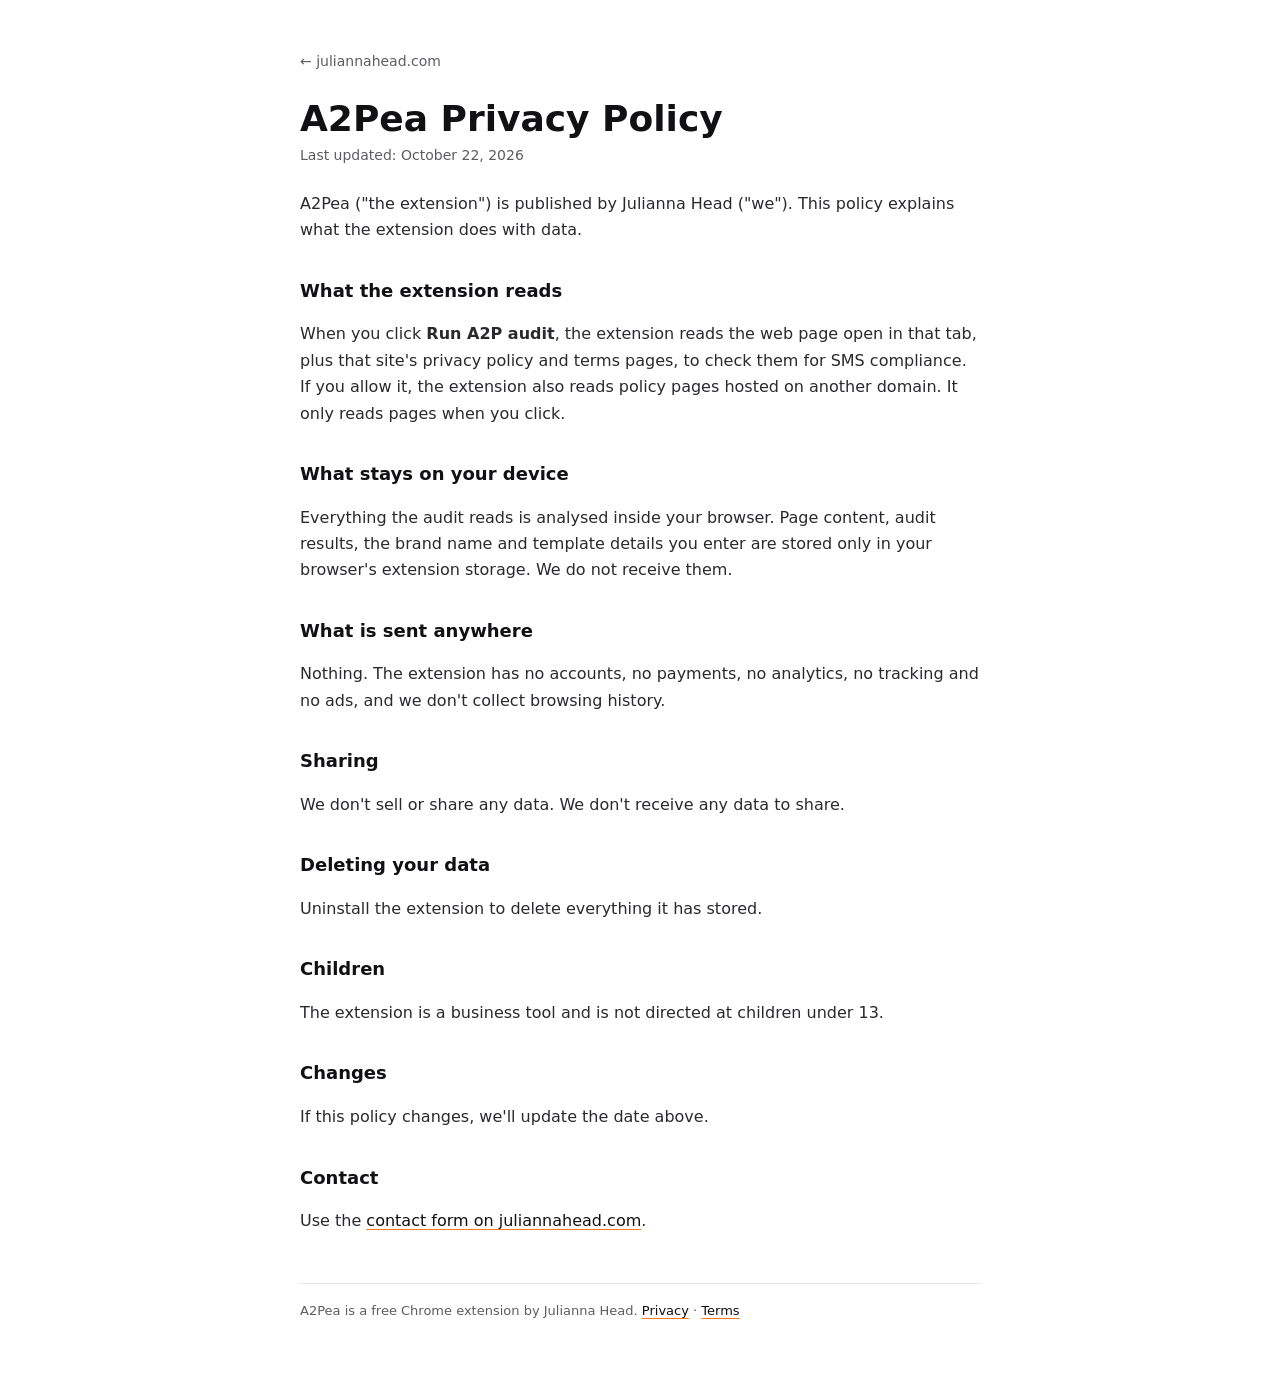
<file: a2pea/privacy/index.html>
<!doctype html>
<html lang="en">
<head>
  <meta charset="utf-8" />
  <meta name="viewport" content="width=device-width, initial-scale=1" />
  <title>Privacy Policy | A2Pea</title>
  <meta name="description" content="How the A2Pea Chrome extension handles data: everything stays in your browser." />
  <link rel="canonical" href="https://juliannahead.com/a2pea/privacy/" />
  <link rel="icon" href="/favicon.svg" type="image/svg+xml" />
  <style>
    :root { --ink:#111113; --grey:#5c5c63; --line:#e6e6e8; --accent:#ff7a1a; }
    * { box-sizing: border-box; }
    body { margin: 0; background: #fff; color: var(--ink); font: 16px/1.65 "Inter", system-ui, -apple-system, "Segoe UI", sans-serif; }
    main { max-width: 720px; margin: 0 auto; padding: 48px 20px 72px; }
    .back { font-size: 14px; color: var(--grey); text-decoration: none; }
    .back:hover { color: var(--accent); }
    h1 { font-size: clamp(28px, 5vw, 36px); line-height: 1.15; margin: 24px 0 4px; }
    h2 { font-size: 18px; margin: 32px 0 6px; }
    p, li { color: #2a2a2e; }
    ul { padding-left: 20px; }
    .updated { color: var(--grey); font-size: 14px; margin: 0 0 24px; }
    a { color: var(--ink); text-decoration-color: var(--accent); text-underline-offset: 3px; }
    a:hover { color: var(--accent); }
    ::selection { background: var(--accent); color: #fff; }
    footer { border-top: 1px solid var(--line); margin-top: 48px; padding-top: 16px; font-size: 13px; color: var(--grey); }
  </style>
</head>
<body>
  <main>
    <a class="back" href="/">← juliannahead.com</a>
    <h1>A2Pea Privacy Policy</h1>
    <p class="updated">Last updated: October 22, 2026</p>
    <article>
      <p>A2Pea ("the extension") is published by Julianna Head ("we"). This policy explains what the extension does with data.</p>
      <h2>What the extension reads</h2>
      <p>When you click <strong>Run A2P audit</strong>, the extension reads the web page open in that tab, plus that site's privacy policy and terms pages, to check them for SMS compliance. If you allow it, the extension also reads policy pages hosted on another domain. It only reads pages when you click.</p>
      <h2>What stays on your device</h2>
      <p>Everything the audit reads is analysed inside your browser. Page content, audit results, the brand name and template details you enter are stored only in your browser's extension storage. We do not receive them.</p>
      <h2>What is sent anywhere</h2>
      <p>Nothing. The extension has no accounts, no payments, no analytics, no tracking and no ads, and we don't collect browsing history.</p>
      <h2>Sharing</h2>
      <p>We don't sell or share any data. We don't receive any data to share.</p>
      <h2>Deleting your data</h2>
      <p>Uninstall the extension to delete everything it has stored.</p>
      <h2>Children</h2>
      <p>The extension is a business tool and is not directed at children under 13.</p>
      <h2>Changes</h2>
      <p>If this policy changes, we'll update the date above.</p>
      <h2>Contact</h2>
      <p>Use the <a href="/#contact">contact form on juliannahead.com</a>.</p>
    </article>
    <footer>A2Pea is a free Chrome extension by Julianna Head. <a href="/a2pea/privacy/">Privacy</a> · <a href="/a2pea/terms/">Terms</a></footer>
  </main>
</body>
</html>
</file>
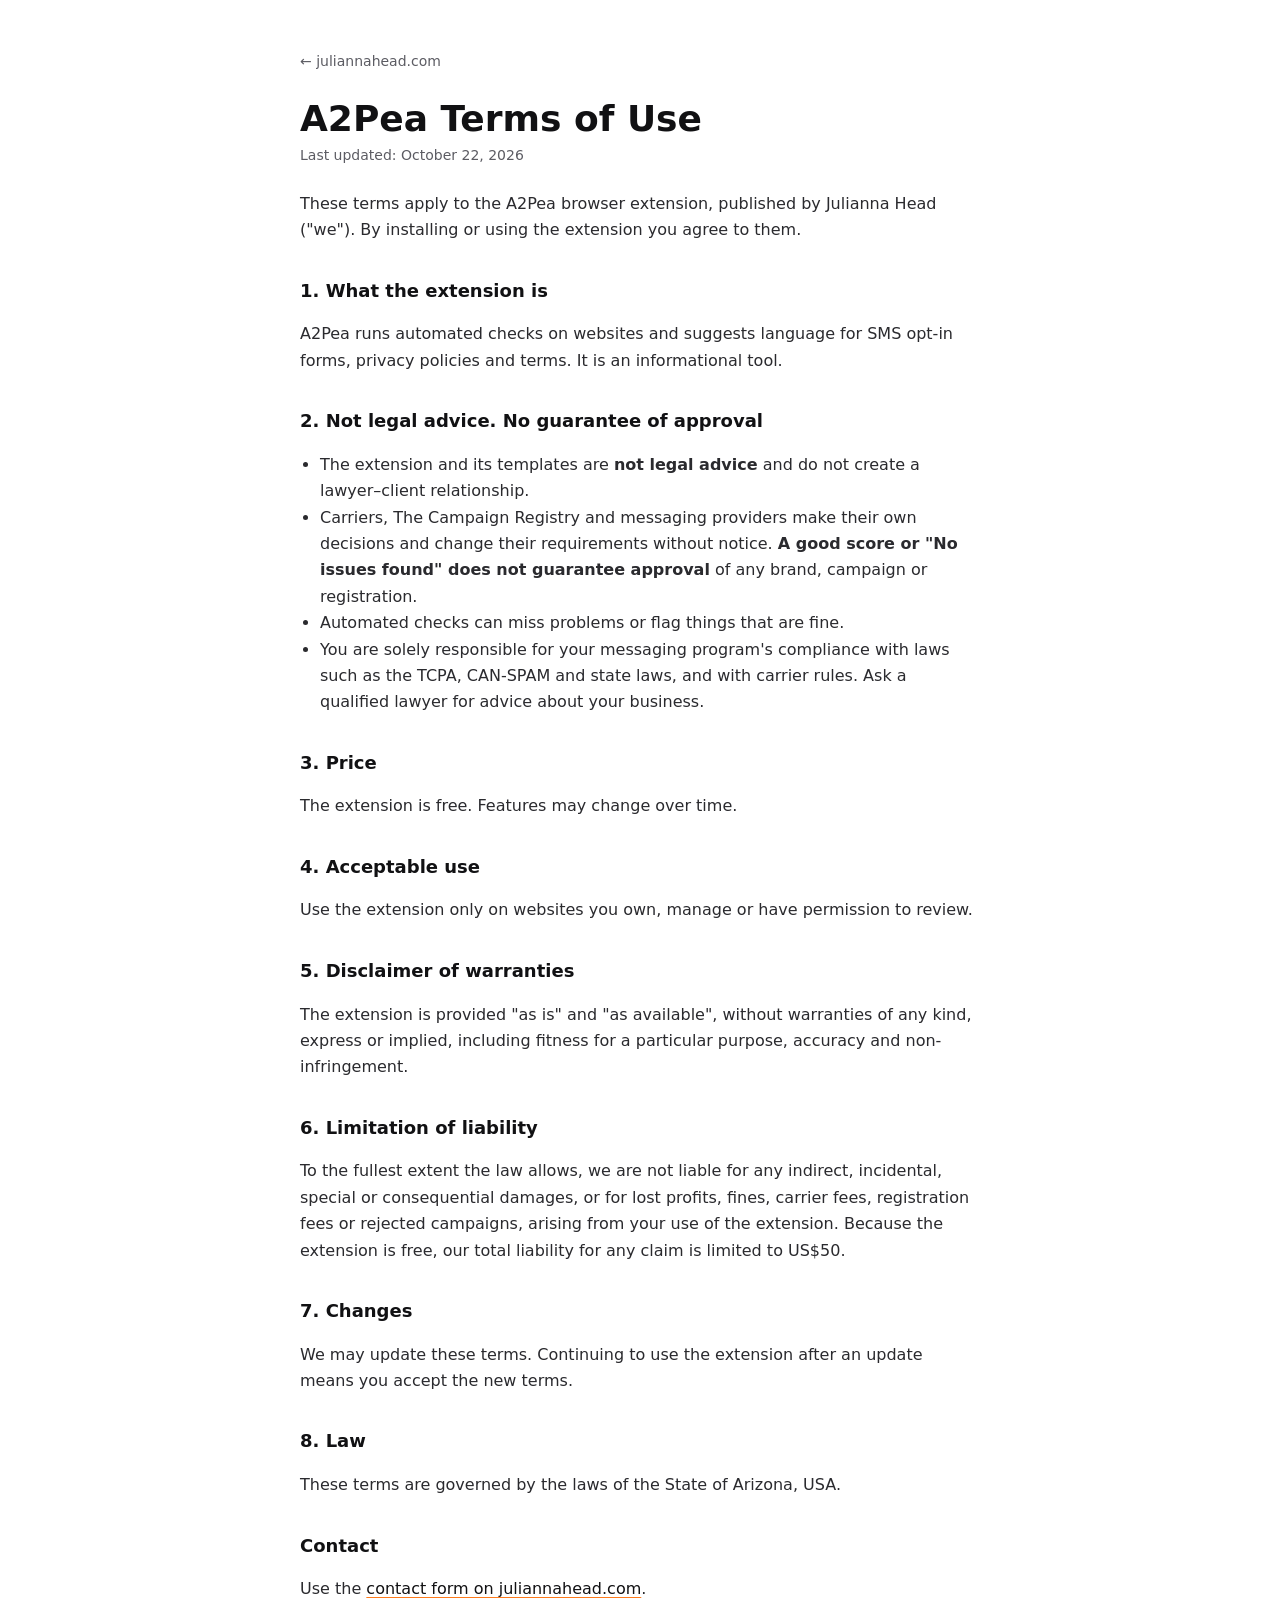
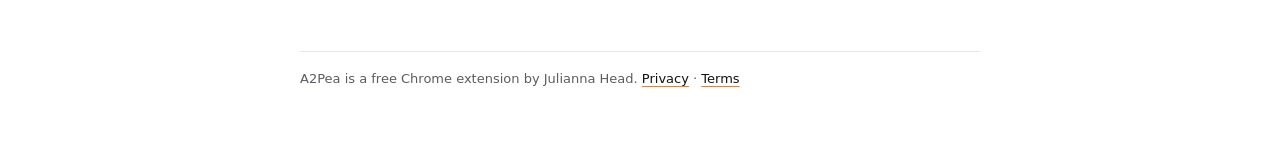
<file: a2pea/terms/index.html>
<!doctype html>
<html lang="en">
<head>
  <meta charset="utf-8" />
  <meta name="viewport" content="width=device-width, initial-scale=1" />
  <title>Terms of Use | A2Pea</title>
  <meta name="description" content="Terms of use for the free A2Pea Chrome extension." />
  <link rel="canonical" href="https://juliannahead.com/a2pea/terms/" />
  <link rel="icon" href="/favicon.svg" type="image/svg+xml" />
  <style>
    :root { --ink:#111113; --grey:#5c5c63; --line:#e6e6e8; --accent:#ff7a1a; }
    * { box-sizing: border-box; }
    body { margin: 0; background: #fff; color: var(--ink); font: 16px/1.65 "Inter", system-ui, -apple-system, "Segoe UI", sans-serif; }
    main { max-width: 720px; margin: 0 auto; padding: 48px 20px 72px; }
    .back { font-size: 14px; color: var(--grey); text-decoration: none; }
    .back:hover { color: var(--accent); }
    h1 { font-size: clamp(28px, 5vw, 36px); line-height: 1.15; margin: 24px 0 4px; }
    h2 { font-size: 18px; margin: 32px 0 6px; }
    p, li { color: #2a2a2e; }
    ul { padding-left: 20px; }
    .updated { color: var(--grey); font-size: 14px; margin: 0 0 24px; }
    a { color: var(--ink); text-decoration-color: var(--accent); text-underline-offset: 3px; }
    a:hover { color: var(--accent); }
    ::selection { background: var(--accent); color: #fff; }
    footer { border-top: 1px solid var(--line); margin-top: 48px; padding-top: 16px; font-size: 13px; color: var(--grey); }
  </style>
</head>
<body>
  <main>
    <a class="back" href="/">← juliannahead.com</a>
    <h1>A2Pea Terms of Use</h1>
    <p class="updated">Last updated: October 22, 2026</p>
    <article>
      <p>These terms apply to the A2Pea browser extension, published by Julianna Head ("we"). By installing or using the extension you agree to them.</p>
      <h2>1. What the extension is</h2>
      <p>A2Pea runs automated checks on websites and suggests language for SMS opt-in forms, privacy policies and terms. It is an informational tool.</p>
      <h2>2. Not legal advice. No guarantee of approval</h2>
      <ul>
        <li>The extension and its templates are <strong>not legal advice</strong> and do not create a lawyer–client relationship.</li>
        <li>Carriers, The Campaign Registry and messaging providers make their own decisions and change their requirements without notice. <strong>A good score or "No issues found" does not guarantee approval</strong> of any brand, campaign or registration.</li>
        <li>Automated checks can miss problems or flag things that are fine.</li>
        <li>You are solely responsible for your messaging program's compliance with laws such as the TCPA, CAN-SPAM and state laws, and with carrier rules. Ask a qualified lawyer for advice about your business.</li>
      </ul>
      <h2>3. Price</h2>
      <p>The extension is free. Features may change over time.</p>
      <h2>4. Acceptable use</h2>
      <p>Use the extension only on websites you own, manage or have permission to review.</p>
      <h2>5. Disclaimer of warranties</h2>
      <p>The extension is provided "as is" and "as available", without warranties of any kind, express or implied, including fitness for a particular purpose, accuracy and non-infringement.</p>
      <h2>6. Limitation of liability</h2>
      <p>To the fullest extent the law allows, we are not liable for any indirect, incidental, special or consequential damages, or for lost profits, fines, carrier fees, registration fees or rejected campaigns, arising from your use of the extension. Because the extension is free, our total liability for any claim is limited to US$50.</p>
      <h2>7. Changes</h2>
      <p>We may update these terms. Continuing to use the extension after an update means you accept the new terms.</p>
      <h2>8. Law</h2>
      <p>These terms are governed by the laws of the State of Arizona, USA.</p>
      <h2>Contact</h2>
      <p>Use the <a href="/#contact">contact form on juliannahead.com</a>.</p>
    </article>
    <footer>A2Pea is a free Chrome extension by Julianna Head. <a href="/a2pea/privacy/">Privacy</a> · <a href="/a2pea/terms/">Terms</a></footer>
  </main>
</body>
</html>
</file>
